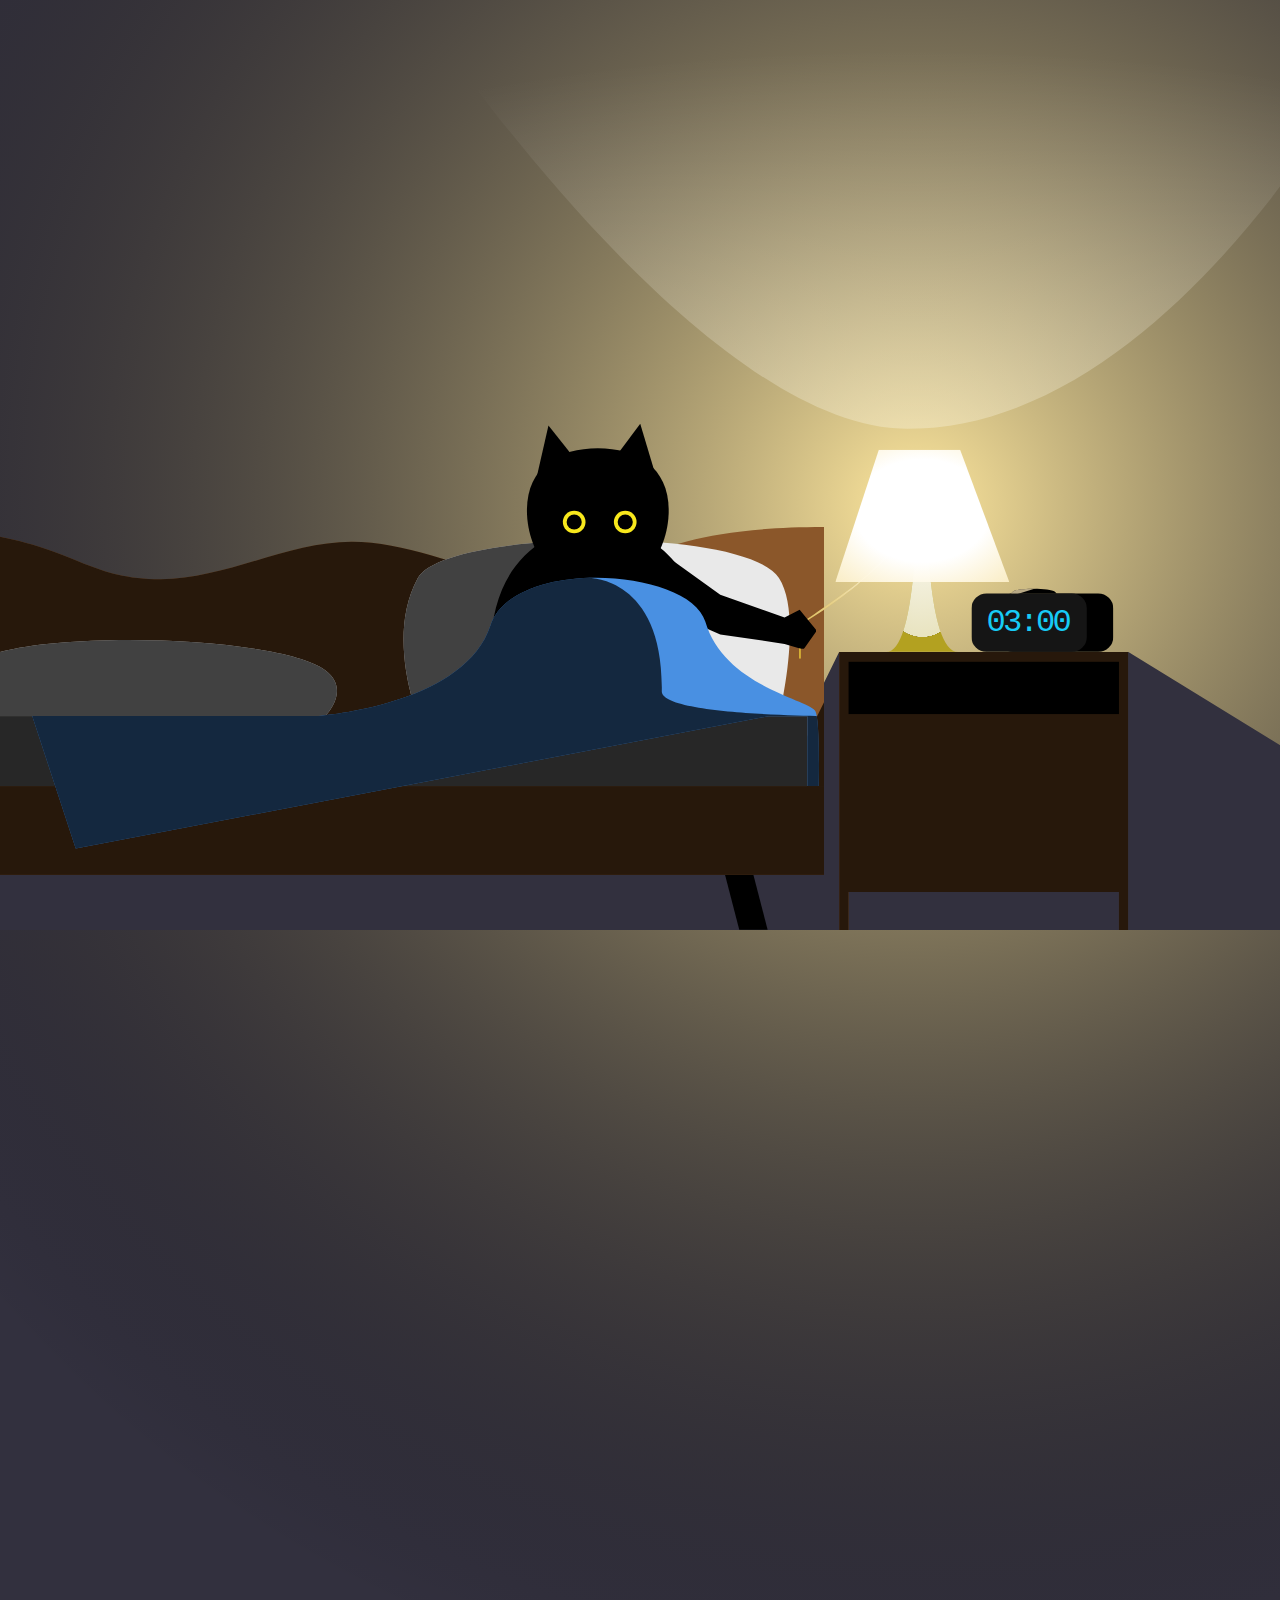
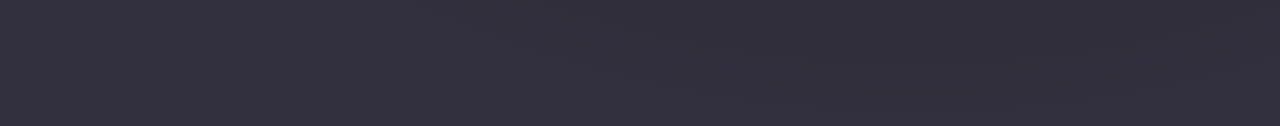
<file: cat.html>
<!DOCTYPE html>
<html lang="en">
<head>
    <meta charset="UTF-8">
    <meta http-equiv="X-UA-Compatible" content="IE=edge">
    <meta name="viewport" content="width=device-width, initial-scale=1.0">
    <title>cat</title>
   <link rel="stylesheet" href="styles\animated.css">
</head>
<body>
    <div class="bedroom activity15" id="oo1">
        <div class="nightstand">
            <svg class="lamp-light-svg activity2" id="o1" xmlns="http://www.w3.org/2000/svg" viewBox="0 0 1290 1290">
                <title>Light from the lamp</title>
                <defs>
                    <radialGradient id="lamp-light-a" r="49.605%" fx="50%" fy="50%">
                        <stop stop-color="#FFE89E" offset="0%"></stop>
                        <stop stop-color="#000000" stop-opacity="0" offset="100%"></stop>
                    </radialGradient>
                </defs>
                <circle cx="753" cy="257" r="650" fill="url(#lamp-light-a)" fill-rule="evenodd" transform="translate(-108 388)"></circle>
            </svg>
    
            <svg class="lamp-glow-svg activity2" id="o2" xmlns="http://www.w3.org/2000/svg" viewBox="0 0 499 210">
                <title>Glowing from the lamp</title>
                <defs>
                    <radialGradient id="lamp-glow-a" cy="117.609%" r="113.761%" fx="50%" fy="117.609%">
                        <stop stop-color="#FFFBEA" stop-opacity=".372" offset="0%"></stop>
                        <stop stop-color="#FFFFFF" stop-opacity="0" offset="100%"></stop>
                    </radialGradient>
                </defs>
                <path fill="url(#lamp-glow-a)" fill-rule="evenodd" d="M1,1 C1,1 143,210 250,210 C393,210 499,1 500,1 L1,1 Z"></path>
            </svg>
    
            <svg class="lamp-shadow-svg activity2" id="o3" xmlns="http://www.w3.org/2000/svg" viewBox="0 0 900 147">
                <title>Shadow</title>
                <polygon fill="#32303E" fill-rule="evenodd" points="861 329 1100 476 200 476 200 355.67 650 447 708 329" transform="translate(-200 -329)"></polygon>
            </svg>
    
            <svg class="lamp-svg" id="o4" xmlns="http://www.w3.org/2000/svg" viewBox="0 0 92 107" xmlns:xlink="http://www.w3.org/1999/xlink">
                <title>Lamp</title>
                <defs>
                    <radialGradient id="lamp-b" cy="0%" r="100%" fx="50%" fy="0%">
                        <stop stop-color="#FFFFFF" offset="0%"></stop>
                        <stop stop-color="#FDFDFD" stop-opacity=".724" offset="89.281%"></stop>
                        <stop stop-color="#000000" stop-opacity="0" offset="89.547%"></stop>
                        <stop stop-color="#000000" stop-opacity="0" offset="100%"></stop>
                    </radialGradient>
                    <path id="lamp-a" d="M42.9354839,32 L48.4516129,32 C48.4516129,32 48.4516129,107 65,107 C49.6774194,107 45.5163342,107 27,107 C42.9354839,107 42.9354839,32 42.9354839,32 Z"></path>
                    <radialGradient id="lamp-c" cy="46.094%" r="152.299%" fx="50%" fy="46.094%">
                        <stop stop-color="#FFFFFF" offset="0%"></stop>
                        <stop stop-color="#FFFFFF" offset="25.465%"></stop>
                        <stop stop-color="#FDD65E" stop-opacity=".602" offset="100%"></stop>
                    </radialGradient>
                    <polygon id="lamp-d" points="23 0 66 0 92 70 0 70"></polygon>
                </defs>
                <g fill="none" fill-rule="evenodd">
                    <use fill="#B3A120" xlink:href="#lamp-a"></use>
                    <use class="lamp-stem-shadow activity4" id="p7" fill="#000000" fill-opacity="0" xlink:href="#lamp-a"></use>
                    <use class="lamp-stem-glow activity2" id="oo76" fill="url(#lamp-b)" xlink:href="#lamp-a"></use>
                    <use class="lamp-shade activity2" id="oo77" xlink:href="#lamp-d" fill="url(#lamp-c)"></use>
                    <use class="lamp-shade-dark activity3" id="oooo1" xlink:href="#lamp-d" fill="#191919" fill-opacity="0"></use>
                </g>
            </svg>
    
            <svg class="clock-svg" id="o5" xmlns="http://www.w3.org/2000/svg" viewBox="0 0 75 34" xmlns:xlink="http://www.w3.org/1999/xlink">
                <title>Electric clock</title>
                <defs>
                    <path id="clock-a" d="M1,2 C2.99997449,2.55149503e-05 21,0 23,2.06366656 C23.9070772,2.999619 24,3 24,3 L3.55271368e-15,3 C3.55271368e-15,3 3.55271368e-15,3 1,2 Z"></path>
                </defs>
                <g fill="none" fill-rule="evenodd">
                    <rect width="61" height="31" x="14" y="3" fill="#000000" rx="8"></rect>
                    <rect class="clock-front" width="61" height="31" y="3" fill="#151515" rx="8"></rect>
                    <text textLength="45" x="8" y="23" fill="#17CBF6" font-family="Courier New, Courier, Lucida Sans Typewriter, Lucida Typewriter, monospace" font-size="17">
                        03:00
                    </text>
                    <g transform="translate(21)">
                        <mask id="clock-b" fill="white">
                            <use xlink:href="#clock-a"></use>
                        </mask>
                        <use fill="#000000" xlink:href="#clock-a"></use>
                        <polygon class="clock-button-shadow activity2" id="oo78" fill="#FFEAB9" fill-opacity=".72" points="1 4 27 -4 -15 -4" mask="url(#clock-b)"></polygon>
                    </g>
                </g>
            </svg>
    
            <svg class="nightstand-svg" id="o6" xmlns="http://www.w3.org/2000/svg" viewBox="0 0 153 147" xmlns:xlink="http://www.w3.org/1999/xlink">
                <title>Nightstand</title>
                <defs>
                    <path id="nightstand-a" d="M0,0 L153,0 L153,127 L0,127 L0,0 Z M0,127 L5,127 L5,147 L0,147 L0,127 Z M148,127 L153,127 L153,147 L148,147 L148,127 Z"></path>
                </defs>
                <g fill="none" fill-rule="evenodd">
                    <use fill="#8B572A" xlink:href="#nightstand-a"></use>
                    <use class="nightstand-shadow activity4" id="p9" fill="#000000" fill-opacity=".72" xlink:href="#nightstand-a"></use>
                    <rect width="143" height="27.646" x="5" y="5.184" fill="#000000"></rect>
                </g>
            </svg>
        </div>
    
        <div class="bed">
            <svg class="bed-svg" id="o7" xmlns="http://www.w3.org/2000/svg" viewBox="0 0 500 213" xmlns:xlink="http://www.w3.org/1999/xlink">
                <title>Bed and pillows</title>
                <defs>
                    <path id="bed-a" d="M1.13686838e-13,0 C102,0 100,27.6431925 149,27.6431925 C182.692708,27.6431925 216.385417,7.77464789 250,7.77464789 C284.385417,7.77464789 318.692708,27.6431925 353,27.6431925 C401,27.6431925 402,0 500,0 L500,184 L1.13686838e-13,184 L1.13686838e-13,0 Z"></path>
                    <rect id="bed-c" width="500" height="47" y="137"></rect>
                    <rect id="bed-d" width="482" height="37" x="9" y="100"></rect>
                    <path id="bed-e" d="M8,21 C22.2006643,-4.71601034 180.841009,-6.93690898 199,21 C212,41 199,94 199,94 L8,94 C8,94 -9,51.7853327 8,21 Z"></path>
                    <path id="bed-g" d="M45,75.7002306 C60.6841676,53.0891905 209.205967,55.9879193 236,75.7002306 C250,86 236,100 236,100 L45,100 C45,100 33,93 45,75.7002306 Z"></path>
                </defs>
                <g fill="none" fill-rule="evenodd">
                    <mask id="bed-b" fill="white">
                        <use xlink:href="#bed-a"></use>
                    </mask>
                    <use fill="#8B572A" xlink:href="#bed-a"></use>
                    <polygon class="bed-back-shadow activity2" id="0002" fill="#000000" fill-opacity=".72" points="-25 -38 381 -38 381 137 478 137 547 -3 540 184 381 184 -25 184" mask="url(#bed-b)"></polygon>
                    <use class="bed-back-shadow-2 activity4" id="p3" fill="#000000" fill-opacity="0" xlink:href="#bed-a"></use>
                    <use fill="#8B572A" xlink:href="#bed-c"></use>
                    <use class="bed-front-shadow activity4" id="p1" fill="#000000" fill-opacity=".72" xlink:href="#bed-c"></use>
                    <use fill="#D8D8D8" xlink:href="#bed-d"></use>
                    <use class="bed-matress-shadow activity4" id="p2" fill="#000000" fill-opacity=".82" xlink:href="#bed-d"></use>
                    <polygon fill="#000000" points="39 184 54 184 46.5 213 31.5 213"></polygon>
                    <polygon fill="#000000" points="449 184 464 184 456.5 213 441.5 213" transform="matrix(-1 0 0 1 911.5 0)"></polygon>
                    <g transform="translate(277 6)">
                        <mask id="bed-f" fill="white">
                            <use xlink:href="#bed-e"></use>
                        </mask>
                        <use fill="#E9E9E9" xlink:href="#bed-e"></use>
                        <rect class="bed-pillow-shadow activity2" id="0004" width="131" height="125" x="-27" y="-19" fill="#000000" fill-opacity=".72" mask="url(#bed-f)"></rect>
                        <use class="bed-pillow-shadow-2 activity4" id="p5" fill="#000000" fill-opacity="0" xlink:href="#bed-e"></use>
                    </g>
                    <g>
                        <use class="bed-pillow" fill="#E9E9E9" xlink:href="#bed-g"></use>
                        <use class="bed-pillow-shadow-2 activity4" id="p6" fill="#000000" fill-opacity=".72" xlink:href="#bed-g"></use>
                    </g>
                </g>
            </svg>
    
            <div class="cat">
                <svg class="cat-svg" id="o8" xmlns="http://www.w3.org/2000/svg" viewBox="0 0 112 159">
                    <title>Cat</title>
                    <g fill="none" fill-rule="evenodd" transform="translate(0 -5)">
                        <path fill="#000000" d="M56,163 C86.927946,163 112,165.421356 112,124 C112,82.5786438 86.927946,59.4443359 56,59.4443359 C25.072054,59.4443359 0,82.5786438 0,124 C0,165.421356 25.072054,163 56,163 Z"></path>
                        <g transform="translate(6)">
                            <path fill="#000000" d="M50.5,96 C71.2106781,96 88,73.7689435 88,50.9153079 C88,28.0616722 71.2106781,18 50.5,18 C29.7893219,18 13,28.0616722 13,50.9153079 C13,73.7689435 29.7893219,96 50.5,96 Z"></path>
                            <polygon fill="#000000" points="24.395 6 18 34 37 21.805"></polygon>
                            <polygon fill="#000000" points="72.929 5 81 32 61 20.983"></polygon>
                            <g transform="translate(32 51)">
                                <circle class="cat-eye activity14" id="eye" cx="6" cy="6" r="6" fill="#F8E81C"></circle>
                                <circle class="cat-eye-pupil activity2" id="oo79" cx="6" cy="6" r="4" fill="#000000"></circle>
                            </g>
                            <g transform="translate(59 51)">
                                <circle class="cat-eye" id="eye" cx="6" cy="6" r="6" fill="#F8E81C"></circle>
                                <circle class="cat-eye-pupil activity2" id="oo80" cx="6" cy="6" r="4" fill="#000000"></circle>
                            </g>
                        </g>
                    </g>
                </svg>
    
                <svg class="lamp-switch-1-svg activity12" id="o9" xmlns="http://www.w3.org/2000/svg" viewBox="0 0 59 49" xmlns:xlink="http://www.w3.org/1999/xlink">
                    <title>Lamp chain switch part 1</title>
                    <defs>
                        <linearGradient id="lamp-switch-1-b" x1="92.157%" x2="1.715%" y1="12.265%" y2="100%">
                            <stop stop-color="#FFFFFF" offset="0%"></stop>
                            <stop stop-color="#FFFFFF" stop-opacity=".189" offset="100%"></stop>
                        </linearGradient>
                        <path id="lamp-switch-1-a" d="M0,89 C0,89 17,78 31,67 C45,56 58,40 58,40 L59,41 C59,41 45.2697658,56.1905386 31,68 C16.7302342,79.8094614 1,89 1,89 L0,89 Z"></path>
                    </defs>
                    <g fill="none" fill-rule="evenodd" transform="translate(0 -40)">
                        <use fill="#D5AF35" xlink:href="#lamp-switch-1-a"></use>
                        <use class="lamp-switch-shadow activity2" id="0006" fill="url(#lamp-switch-1-b)" xlink:href="#lamp-switch-1-a"></use>
                        <use class="lamp-switch-shadow-2 activity4" id="0007" fill="#000000" fill-opacity="0" xlink:href="#lamp-switch-1-a"></use>
                    </g>
                </svg>
    
                <svg class="lamp-switch-2-svg activity13" id="o10" xmlns="http://www.w3.org/2000/svg" viewBox="0 0 1 18">
                    <title>Lamp chain switch part 2</title>
                    <defs>
                        <polygon id="lamp-switch-2-a" fill-rule="evenodd" points="0 89 1 89 1 107 0 107" transform="translate(0 -89)"></polygon>
                    </defs>
                    <use fill="#D5AF35" xlink:href="#lamp-switch-2-a"></use>
                    <use class="lamp-switch-shadow-2" id="p8" fill="#000000" fill-opacity="0" xlink:href="#lamp-switch-2-a"></use>
                </svg>
    
                <svg class="cat-paw-svg activity11" id="o11" xmlns="http://www.w3.org/2000/svg" viewBox="0 0 76 47">
                    <title>Cat paw</title>
                    <polygon fill="#000000" fill-rule="evenodd" points="96 77 121 95 155 107 163 103 172 114 165 124 155 121 121 116 105 109" transform="translate(-96 -77)"></polygon>
                </svg>
            </div>
    
            <svg class="blanket-svg" id="o12" xmlns="http://www.w3.org/2000/svg" viewBox="0 0 417 144" xmlns:xlink="http://www.w3.org/1999/xlink">
                <title>Blanket</title>
                <defs>
                    <path id="blanket-a" d="M150.34209,74 C160.79206,73.1282516 229.085398,65.9416395 242.316406,26.1914119 C254.513672,-10.4531194 347.838819,-4.13007698 356,24 C365.7631,57.6515937 409,65 414,71 C416.874107,74.4489279 416,111 416,111 L410,111 L410,74.1015681 L389.467493,74.1015681 L23,144 L0,74 L150.34209,74 Z"></path>
                </defs>
                <g fill="none" fill-rule="evenodd">
                    <mask id="blanket-b" fill="white">
                        <use xlink:href="#blanket-a"></use>
                    </mask>
                    <use fill="#4990E2" xlink:href="#blanket-a"></use>
                    <path class="blanket-shadow activity2" id="ooo1" fill="#000000" fill-opacity=".72" d="M295,1 C295,1 334,1 333,61 C333,74 423,74 423,74 L423,158 L-5,158 L-5,1 L295,1 Z" mask="url(#blanket-b)"></path>
                    <use class="blanket-shadow-2 activity4" id="p4" fill="#000000" fill-opacity="0" xlink:href="#blanket-a"></use>
                </g>
            </svg>
        </div>
    </div>
  




</body>
</html>
</file>
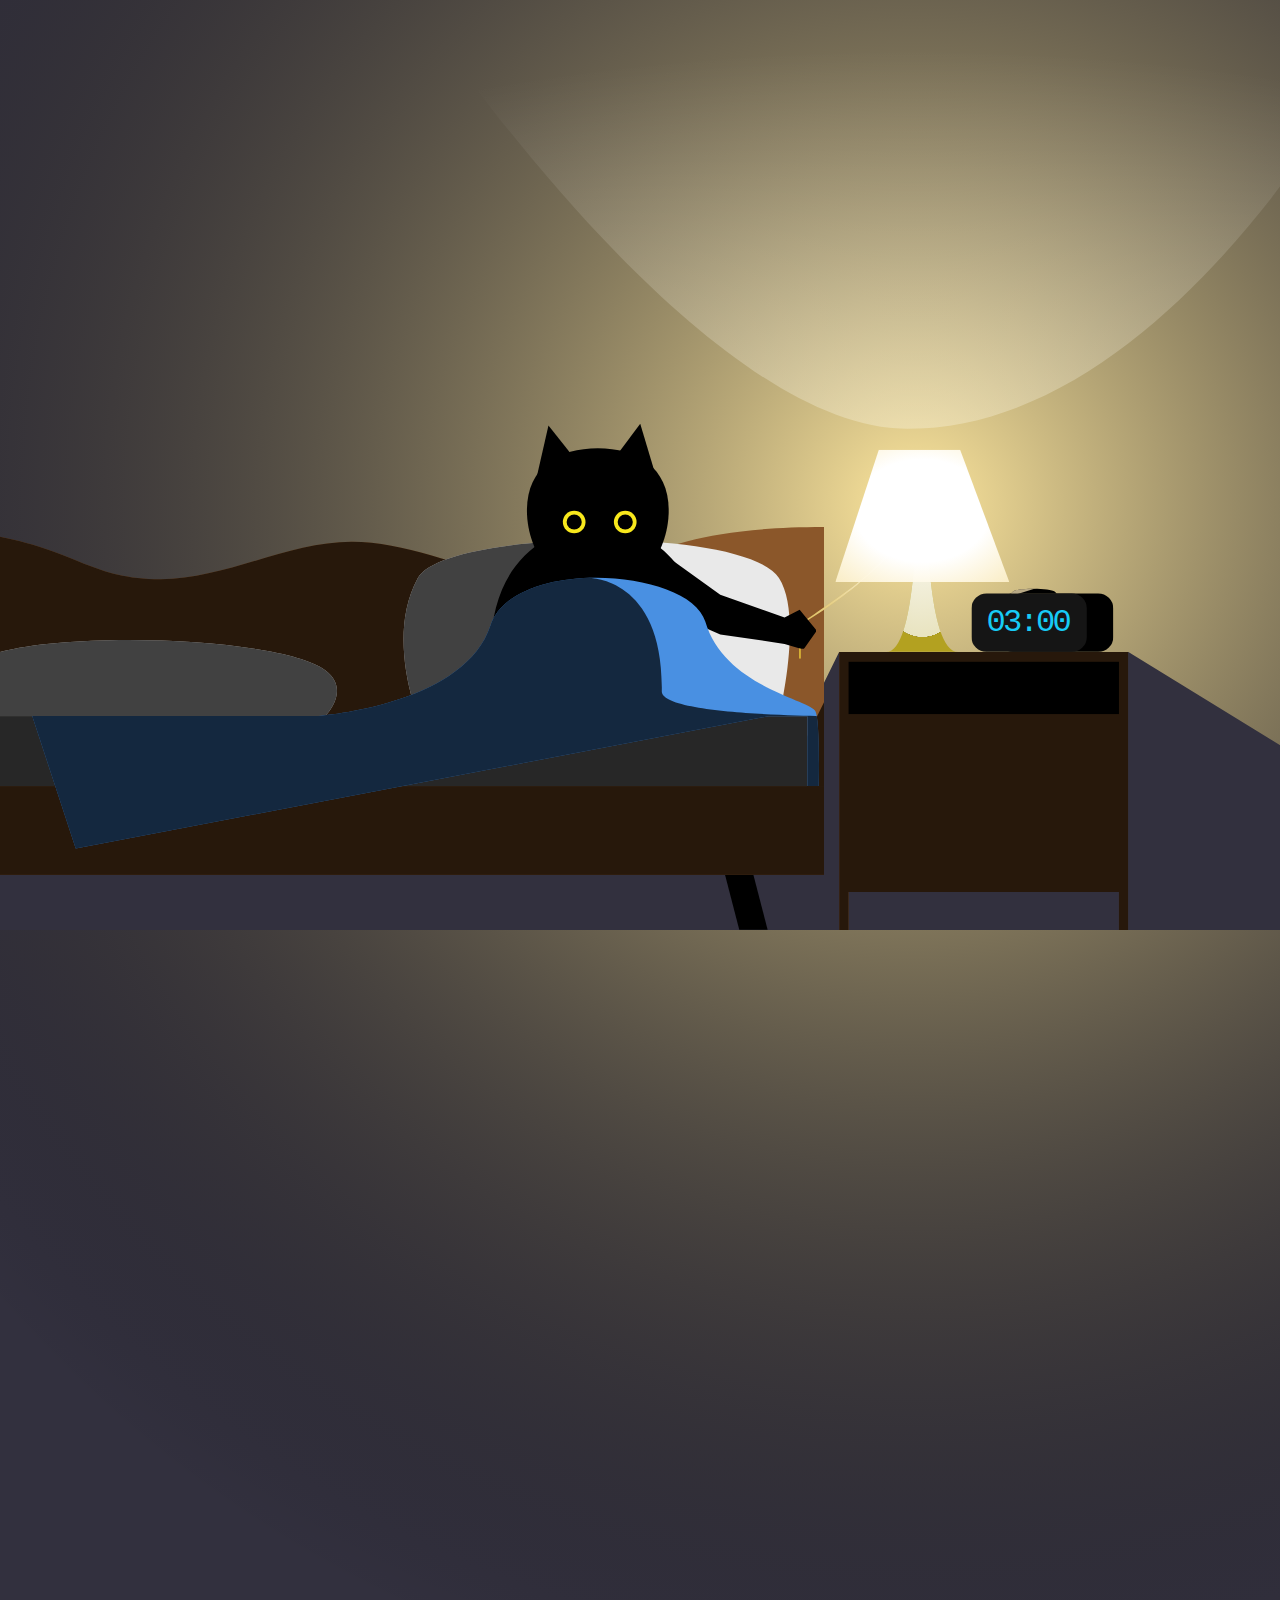
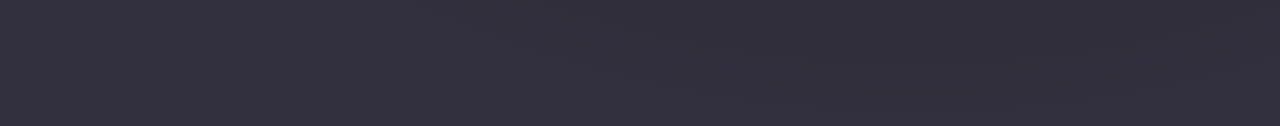
<file: cat2.html>
<!DOCTYPE html>
<html lang="en">
<head>
    <meta charset="UTF-8">
    <meta http-equiv="X-UA-Compatible" content="IE=edge">
    <meta name="viewport" content="width=device-width, initial-scale=1.0">
    <title>cat</title>
   <link rel="stylesheet" href="styles\animated.css">
</head>
<body>
    <div class="bedroom" id="oo1">
        <div class="nightstand">
            <svg class="lamp-light-svg" id="o1" xmlns="http://www.w3.org/2000/svg" viewBox="0 0 1290 1290">
                <title>Light from the lamp</title>
                <defs>
                    <radialGradient id="lamp-light-a" r="49.605%" fx="50%" fy="50%">
                        <stop stop-color="#FFE89E" offset="0%"/>
                        <stop stop-color="#000000" stop-opacity="0" offset="100%"/>
                    </radialGradient>
                </defs>
                <circle cx="753" cy="257" r="650" fill="url(#lamp-light-a)" fill-rule="evenodd" transform="translate(-108 388)"/>
            </svg>
    
            <svg class="lamp-glow-svg" id="o2" xmlns="http://www.w3.org/2000/svg" viewBox="0 0 499 210">
                <title>Glowing from the lamp</title>
                <defs>
                    <radialGradient id="lamp-glow-a" cy="117.609%" r="113.761%" fx="50%" fy="117.609%">
                        <stop stop-color="#FFFBEA" stop-opacity=".372" offset="0%"/>
                        <stop stop-color="#FFFFFF" stop-opacity="0" offset="100%"/>
                    </radialGradient>
                </defs>
                <path fill="url(#lamp-glow-a)" fill-rule="evenodd"
                      d="M1,1 C1,1 143,210 250,210 C393,210 499,1 500,1 L1,1 Z"/>
            </svg>
    
            <svg class="lamp-shadow-svg"  id="o3" xmlns="http://www.w3.org/2000/svg" viewBox="0 0 900 147">
                <title>Shadow</title>
                <polygon fill="#32303E" fill-rule="evenodd" points="861 329 1100 476 200 476 200 355.67 650 447 708 329"
                         transform="translate(-200 -329)"/>
            </svg>
    
            <svg class="lamp-svg" id="o4" xmlns="http://www.w3.org/2000/svg" viewBox="0 0 92 107"
                 xmlns:xlink="http://www.w3.org/1999/xlink">
                <title>Lamp</title>
                <defs>
                    <radialGradient id="lamp-b" cy="0%" r="100%" fx="50%" fy="0%">
                        <stop stop-color="#FFFFFF" offset="0%"/>
                        <stop stop-color="#FDFDFD" stop-opacity=".724" offset="89.281%"/>
                        <stop stop-color="#000000" stop-opacity="0" offset="89.547%"/>
                        <stop stop-color="#000000" stop-opacity="0" offset="100%"/>
                    </radialGradient>
                    <path id="lamp-a"
                          d="M42.9354839,32 L48.4516129,32 C48.4516129,32 48.4516129,107 65,107 C49.6774194,107 45.5163342,107 27,107 C42.9354839,107 42.9354839,32 42.9354839,32 Z"/>
                    <radialGradient id="lamp-c" cy="46.094%" r="152.299%" fx="50%" fy="46.094%">
                        <stop stop-color="#FFFFFF" offset="0%"/>
                        <stop stop-color="#FFFFFF" offset="25.465%"/>
                        <stop stop-color="#FDD65E" stop-opacity=".602" offset="100%"/>
                    </radialGradient>
                    <polygon id="lamp-d" points="23 0 66 0 92 70 0 70"/>
                </defs>
                <g fill="none" fill-rule="evenodd">
                    <use fill="#B3A120" xlink:href="#lamp-a"/>
                    <use class="lamp-stem-shadow"   id="p7"fill="#000000" fill-opacity="0" xlink:href="#lamp-a"/>
                    <use class="lamp-stem-glow" id="oo76"fill="url(#lamp-b)" xlink:href="#lamp-a"/>
                    <use class="lamp-shade"id="oo77" xlink:href="#lamp-d" fill="url(#lamp-c)"/>
                    <use class="lamp-shade-dark" id="oooo1" xlink:href="#lamp-d" fill="#191919" fill-opacity="0"/>
                </g>
            </svg>
    
            <svg class="clock-svg" id="o5" xmlns="http://www.w3.org/2000/svg" viewBox="0 0 75 34"
                 xmlns:xlink="http://www.w3.org/1999/xlink">
                <title>Electric clock</title>
                <defs>
                    <path id="clock-a"
                          d="M1,2 C2.99997449,2.55149503e-05 21,0 23,2.06366656 C23.9070772,2.999619 24,3 24,3 L3.55271368e-15,3 C3.55271368e-15,3 3.55271368e-15,3 1,2 Z"/>
                </defs>
                <g fill="none" fill-rule="evenodd">
                    <rect width="61" height="31" x="14" y="3" fill="#000000" rx="8"/>
                    <rect class="clock-front" width="61" height="31" y="3" fill="#151515" rx="8"/>
                    <text textLength="45" x="8" y="23" fill="#17CBF6" font-family="Courier New, Courier, Lucida Sans Typewriter, Lucida Typewriter, monospace" font-size="17">
                        03:00
                    </text>
                    <g transform="translate(21)">
                        <mask id="clock-b" fill="white">
                            <use xlink:href="#clock-a"/>
                        </mask>
                        <use fill="#000000" xlink:href="#clock-a"/>
                        <polygon class="clock-button-shadow" id="oo78"fill="#FFEAB9" fill-opacity=".72" points="1 4 27 -4 -15 -4" mask="url(#clock-b)"/>
                    </g>
                </g>
            </svg>
    
            <svg class="nightstand-svg"  id="o6"xmlns="http://www.w3.org/2000/svg" viewBox="0 0 153 147"
                 xmlns:xlink="http://www.w3.org/1999/xlink">
                <title>Nightstand</title>
                <defs>
                    <path id="nightstand-a"
                          d="M0,0 L153,0 L153,127 L0,127 L0,0 Z M0,127 L5,127 L5,147 L0,147 L0,127 Z M148,127 L153,127 L153,147 L148,147 L148,127 Z"/>
                </defs>
                <g fill="none" fill-rule="evenodd">
                    <use fill="#8B572A" xlink:href="#nightstand-a"/>
                    <use class="nightstand-shadow" id="p9"fill="#000000" fill-opacity=".72" xlink:href="#nightstand-a"/>
                    <rect width="143" height="27.646" x="5" y="5.184" fill="#000000"/>
                </g>
            </svg>
        </div>
    
        <div class="bed">
            <svg class="bed-svg" id="o7"xmlns="http://www.w3.org/2000/svg" viewBox="0 0 500 213"
                 xmlns:xlink="http://www.w3.org/1999/xlink">
                <title>Bed and pillows</title>
                <defs>
                    <path id="bed-a"
                          d="M1.13686838e-13,0 C102,0 100,27.6431925 149,27.6431925 C182.692708,27.6431925 216.385417,7.77464789 250,7.77464789 C284.385417,7.77464789 318.692708,27.6431925 353,27.6431925 C401,27.6431925 402,0 500,0 L500,184 L1.13686838e-13,184 L1.13686838e-13,0 Z"/>
                    <rect id="bed-c" width="500" height="47" y="137"/>
                    <rect id="bed-d" width="482" height="37" x="9" y="100"/>
                    <path id="bed-e"
                          d="M8,21 C22.2006643,-4.71601034 180.841009,-6.93690898 199,21 C212,41 199,94 199,94 L8,94 C8,94 -9,51.7853327 8,21 Z"/>
                    <path id="bed-g"
                          d="M45,75.7002306 C60.6841676,53.0891905 209.205967,55.9879193 236,75.7002306 C250,86 236,100 236,100 L45,100 C45,100 33,93 45,75.7002306 Z"/>
                </defs>
                <g fill="none" fill-rule="evenodd">
                    <mask id="bed-b" fill="white">
                        <use xlink:href="#bed-a"/>
                    </mask>
                    <use fill="#8B572A" xlink:href="#bed-a"/>
                    <polygon class="bed-back-shadow" id="0002"fill="#000000" fill-opacity=".72"
                             points="-25 -38 381 -38 381 137 478 137 547 -3 540 184 381 184 -25 184" mask="url(#bed-b)"/>
                    <use class="bed-back-shadow-2" id="p3"fill="#000000" fill-opacity="0" xlink:href="#bed-a"/>
                    <use fill="#8B572A" xlink:href="#bed-c"/>
                    <use class="bed-front-shadow" id="p1"fill="#000000" fill-opacity=".72" xlink:href="#bed-c"/>
                    <use fill="#D8D8D8" xlink:href="#bed-d"/>
                    <use class="bed-matress-shadow" id="p2" fill="#000000" fill-opacity=".82" xlink:href="#bed-d"/>
                    <polygon fill="#000000" points="39 184 54 184 46.5 213 31.5 213"/>
                    <polygon fill="#000000" points="449 184 464 184 456.5 213 441.5 213" transform="matrix(-1 0 0 1 911.5 0)"/>
                    <g transform="translate(277 6)">
                        <mask id="bed-f" fill="white">
                            <use xlink:href="#bed-e"/>
                        </mask>
                        <use fill="#E9E9E9" xlink:href="#bed-e"/>
                        <rect class="bed-pillow-shadow" id="0004"width="131" height="125" x="-27" y="-19" fill="#000000" fill-opacity=".72" mask="url(#bed-f)"/>
                        <use class="bed-pillow-shadow-2" id="p5"id="0005"fill="#000000" fill-opacity="0" xlink:href="#bed-e"/>
                    </g>
                    <g>
                        <use class="bed-pillow" fill="#E9E9E9" xlink:href="#bed-g"/>
                        <use class="bed-pillow-shadow-2" id="p6"fill="#000000" fill-opacity=".72" xlink:href="#bed-g"/>
                    </g>
                </g>
            </svg>
    
            <div class="cat">
                <svg class="cat-svg" id="o8" xmlns="http://www.w3.org/2000/svg" viewBox="0 0 112 159">
                    <title>Cat</title>
                    <g fill="none" fill-rule="evenodd" transform="translate(0 -5)">
                        <path fill="#000000"
                              d="M56,163 C86.927946,163 112,165.421356 112,124 C112,82.5786438 86.927946,59.4443359 56,59.4443359 C25.072054,59.4443359 0,82.5786438 0,124 C0,165.421356 25.072054,163 56,163 Z"/>
                        <g transform="translate(6)">
                            <path fill="#000000"
                                  d="M50.5,96 C71.2106781,96 88,73.7689435 88,50.9153079 C88,28.0616722 71.2106781,18 50.5,18 C29.7893219,18 13,28.0616722 13,50.9153079 C13,73.7689435 29.7893219,96 50.5,96 Z"/>
                            <polygon fill="#000000" points="24.395 6 18 34 37 21.805"/>
                            <polygon fill="#000000" points="72.929 5 81 32 61 20.983"/>
                            <g transform="translate(32 51)">
                                <circle class="cat-eye" id="eye" cx="6" cy="6" r="6" fill="#F8E81C"/>
                                <circle class="cat-eye-pupil" id="oo79" cx="6" cy="6" r="4" fill="#000000"/>
                            </g>
                            <g transform="translate(59 51)">
                                <circle class="cat-eye" id="eye"  cx="6" cy="6" r="6" fill="#F8E81C"/>
                                <circle class="cat-eye-pupil"  id="oo80"cx="6" cy="6" r="4" fill="#000000"/>
                            </g>
                        </g>
                    </g>
                </svg>
    
                <svg class="lamp-switch-1-svg activity12"  id="o9"xmlns="http://www.w3.org/2000/svg" viewBox="0 0 59 49"
                     xmlns:xlink="http://www.w3.org/1999/xlink">
                    <title>Lamp chain switch part 1</title>
                    <defs>
                        <linearGradient id="lamp-switch-1-b" x1="92.157%" x2="1.715%" y1="12.265%" y2="100%">
                            <stop stop-color="#FFFFFF" offset="0%"/>
                            <stop stop-color="#FFFFFF" stop-opacity=".189" offset="100%"/>
                        </linearGradient>
                        <path id="lamp-switch-1-a"
                              d="M0,89 C0,89 17,78 31,67 C45,56 58,40 58,40 L59,41 C59,41 45.2697658,56.1905386 31,68 C16.7302342,79.8094614 1,89 1,89 L0,89 Z"/>
                    </defs>
                    <g fill="none" fill-rule="evenodd" transform="translate(0 -40)">
                        <use fill="#D5AF35" xlink:href="#lamp-switch-1-a"/>
                        <use class="lamp-switch-shadow"  id="0006"fill="url(#lamp-switch-1-b)" xlink:href="#lamp-switch-1-a"/>
                        <use class="lamp-switch-shadow-2"  id="0007"fill="#000000" fill-opacity="0" xlink:href="#lamp-switch-1-a"/>
                    </g>
                </svg>
    
                <svg class="lamp-switch-2-svg activity13"  id="o10"xmlns="http://www.w3.org/2000/svg" viewBox="0 0 1 18">
                    <title>Lamp chain switch part 2</title>
                    <defs>
                        <polygon id="lamp-switch-2-a" fill-rule="evenodd"
                                points="0 89 1 89 1 107 0 107" transform="translate(0 -89)"/>
                    </defs>
                    <use fill="#D5AF35" xlink:href="#lamp-switch-2-a"/>
                    <use class="lamp-switch-shadow-2" id="p8" fill="#000000" fill-opacity="0" xlink:href="#lamp-switch-2-a"/>
                </svg>
    
                <svg class="cat-paw-svg activity11" id="o11"xmlns="http://www.w3.org/2000/svg" viewBox="0 0 76 47">
                    <title>Cat paw</title>
                    <polygon fill="#000000" fill-rule="evenodd"
                             points="96 77 121 95 155 107 163 103 172 114 165 124 155 121 121 116 105 109"
                             transform="translate(-96 -77)"/>
                </svg>
            </div>
    
            <svg class="blanket-svg" id="o12" xmlns="http://www.w3.org/2000/svg" viewBox="0 0 417 144"
                 xmlns:xlink="http://www.w3.org/1999/xlink">
                <title>Blanket</title>
                <defs>
                    <path id="blanket-a"
                          d="M150.34209,74 C160.79206,73.1282516 229.085398,65.9416395 242.316406,26.1914119 C254.513672,-10.4531194 347.838819,-4.13007698 356,24 C365.7631,57.6515937 409,65 414,71 C416.874107,74.4489279 416,111 416,111 L410,111 L410,74.1015681 L389.467493,74.1015681 L23,144 L0,74 L150.34209,74 Z"/>
                </defs>
                <g fill="none" fill-rule="evenodd">
                    <mask id="blanket-b" fill="white">
                        <use xlink:href="#blanket-a"/>
                    </mask>
                    <use fill="#4990E2" xlink:href="#blanket-a"/>
                    <path class="blanket-shadow"  id="ooo1"fill="#000000" fill-opacity=".72"
                          d="M295,1 C295,1 334,1 333,61 C333,74 423,74 423,74 L423,158 L-5,158 L-5,1 L295,1 Z" mask="url(#blanket-b)"/>
                    <use class="blanket-shadow-2"  id="p4"fill="#000000" fill-opacity="0" xlink:href="#blanket-a"/>
                </g>
            </svg>
        </div>
    </div>


</body>
</html>
</file>
